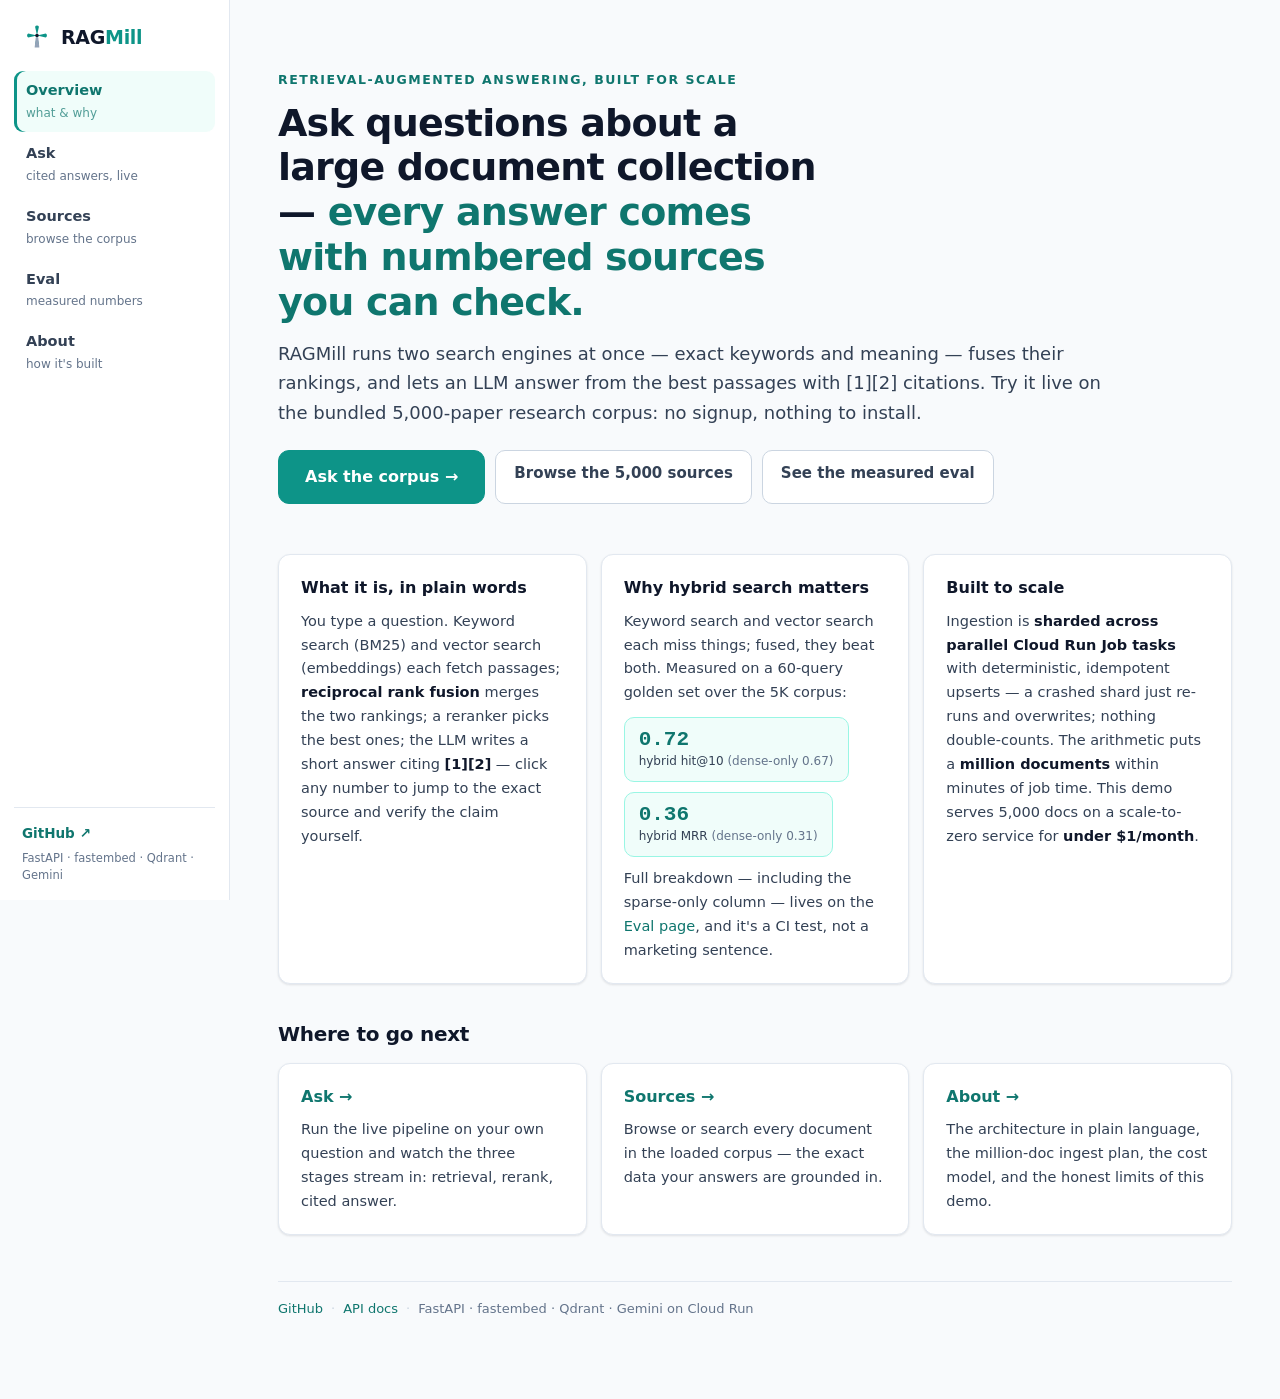
<file: static/index.html>
<!doctype html>
<html lang="en">
<head>
<meta charset="utf-8">
<meta name="viewport" content="width=device-width, initial-scale=1">
<title>RAGMill — answers with numbered sources</title>
<link rel="icon" href="data:image/svg+xml,%3Csvg xmlns='http://www.w3.org/2000/svg' viewBox='0 0 32 32'%3E%3Cg transform='translate(16 14)' fill='%230d9488'%3E%3Cpath d='M0 0 L-2.2 -10 A2.5 2.5 0 0 1 2.2 -10Z'/%3E%3Cpath d='M0 0 L-2.2 -10 A2.5 2.5 0 0 1 2.2 -10Z' transform='rotate(90)'/%3E%3Cpath d='M0 0 L-2.2 -10 A2.5 2.5 0 0 1 2.2 -10Z' transform='rotate(180)'/%3E%3Cpath d='M0 0 L-2.2 -10 A2.5 2.5 0 0 1 2.2 -10Z' transform='rotate(270)'/%3E%3C/g%3E%3Ccircle cx='16' cy='14' r='2.1' fill='%230f172a'/%3E%3Cpath d='M14.6 16.5 L13.4 27 L18.6 27 L17.4 16.5Z' fill='%2394a3b8'/%3E%3C/svg%3E">
<link rel="stylesheet" href="/static/assets/style.css">
</head>
<body>

<aside class="sidebar">
  <a class="brand" href="/" aria-label="RAGMill home">
    <svg class="mill" viewBox="0 0 36 36" width="30" height="30" aria-hidden="true">
      <g transform="translate(18 15)">
        <g class="blades">
          <path d="M0 0 L-2.3 -10.5 A2.6 2.6 0 0 1 2.3 -10.5 Z"/>
          <path d="M0 0 L-2.3 -10.5 A2.6 2.6 0 0 1 2.3 -10.5 Z" transform="rotate(90)"/>
          <path d="M0 0 L-2.3 -10.5 A2.6 2.6 0 0 1 2.3 -10.5 Z" transform="rotate(180)"/>
          <path d="M0 0 L-2.3 -10.5 A2.6 2.6 0 0 1 2.3 -10.5 Z" transform="rotate(270)"/>
        </g>
        <circle class="hub" r="2.2"/>
        <path class="tower" d="M-1.5 2.5 L-2.8 14.5 L2.8 14.5 L1.5 2.5 Z"/>
      </g>
    </svg>
    <span class="brand-name">RAG<b>Mill</b></span>
  </a>
  <nav class="nav" aria-label="Main">
    <a class="nav-link active" href="/"><span class="nl">Overview</span><span class="ns">what &amp; why</span></a>
    <a class="nav-link" href="/ask"><span class="nl">Ask</span><span class="ns">cited answers, live</span></a>
    <a class="nav-link" href="/sources"><span class="nl">Sources</span><span class="ns">browse the corpus</span></a>
    <a class="nav-link" href="/eval"><span class="nl">Eval</span><span class="ns">measured numbers</span></a>
    <a class="nav-link" href="/about"><span class="nl">About</span><span class="ns">how it's built</span></a>
  </nav>
  <div class="sidebar-foot">
    <a class="gh" href="https://github.com/gorredinesh21/ragmill" target="_blank" rel="noopener">GitHub ↗</a>
    <span class="stack">FastAPI · fastembed · Qdrant · Gemini</span>
  </div>
</aside>

<main class="content">

  <section class="hero">
    <p class="eyebrow">Retrieval-augmented answering, built for scale</p>
    <h1>Ask questions about a large document collection — <span class="accent">every answer comes with numbered sources you can check.</span></h1>
    <p class="lede">RAGMill runs two search engines at once — exact keywords and
      meaning — fuses their rankings, and lets an LLM answer from the best
      passages with [1][2] citations. Try it live on the bundled
      5,000-paper research corpus: no signup, nothing to install.</p>
    <div class="cta-row">
      <a class="btn primary big" href="/ask">Ask the corpus →</a>
      <a class="btn ghost" href="/sources">Browse the 5,000 sources</a>
      <a class="btn ghost" href="/eval">See the measured eval</a>
    </div>
  </section>

  <section class="grid3" style="margin-top:34px">
    <div class="card">
      <h3>What it is, in plain words</h3>
      <p>You type a question. Keyword search (BM25) and vector search
        (embeddings) each fetch passages; <b>reciprocal rank fusion</b> merges
        the two rankings; a reranker picks the best ones; the LLM writes a
        short answer citing <b>[1][2]</b> — click any number to jump to the
        exact source and verify the claim yourself.</p>
    </div>
    <div class="card">
      <h3>Why hybrid search matters</h3>
      <p>Keyword search and vector search each miss things; fused, they beat
        both. Measured on a 60-query golden set over the 5K corpus:</p>
      <div class="proof">
        <div class="pchip"><span class="pv">0.72</span>
          <span class="pl">hybrid hit@10 <em>(dense-only 0.67)</em></span></div>
        <div class="pchip"><span class="pv">0.36</span>
          <span class="pl">hybrid MRR <em>(dense-only 0.31)</em></span></div>
      </div>
      <p style="margin-top:10px">Full breakdown — including the sparse-only
        column — lives on the <a href="/eval">Eval page</a>, and it's a CI
        test, not a marketing sentence.</p>
    </div>
    <div class="card">
      <h3>Built to scale</h3>
      <p>Ingestion is <b>sharded across parallel Cloud Run Job tasks</b> with
        deterministic, idempotent upserts — a crashed shard just re-runs and
        overwrites; nothing double-counts. The arithmetic puts a
        <b>million documents</b> within minutes of job time. This demo serves
        5,000 docs on a scale-to-zero service for <b>under $1/month</b>.</p>
    </div>
  </section>

  <h2>Where to go next</h2>
  <section class="grid3">
    <a class="card" href="/ask" style="display:block">
      <h3>Ask →</h3>
      <p>Run the live pipeline on your own question and watch the three stages
        stream in: retrieval, rerank, cited answer.</p>
    </a>
    <a class="card" href="/sources" style="display:block">
      <h3>Sources →</h3>
      <p>Browse or search every document in the loaded corpus — the exact data
        your answers are grounded in.</p>
    </a>
    <a class="card" href="/about" style="display:block">
      <h3>About →</h3>
      <p>The architecture in plain language, the million-doc ingest plan, the
        cost model, and the honest limits of this demo.</p>
    </a>
  </section>

  <footer class="page-foot">
    <a href="https://github.com/gorredinesh21/ragmill">GitHub</a><span class="dot">·</span>
    <a href="/docs">API docs</a><span class="dot">·</span>
    <span>FastAPI · fastembed · Qdrant · Gemini on Cloud Run</span>
  </footer>
</main>

<script src="/static/assets/app.js"></script>
</body>
</html>
</file>
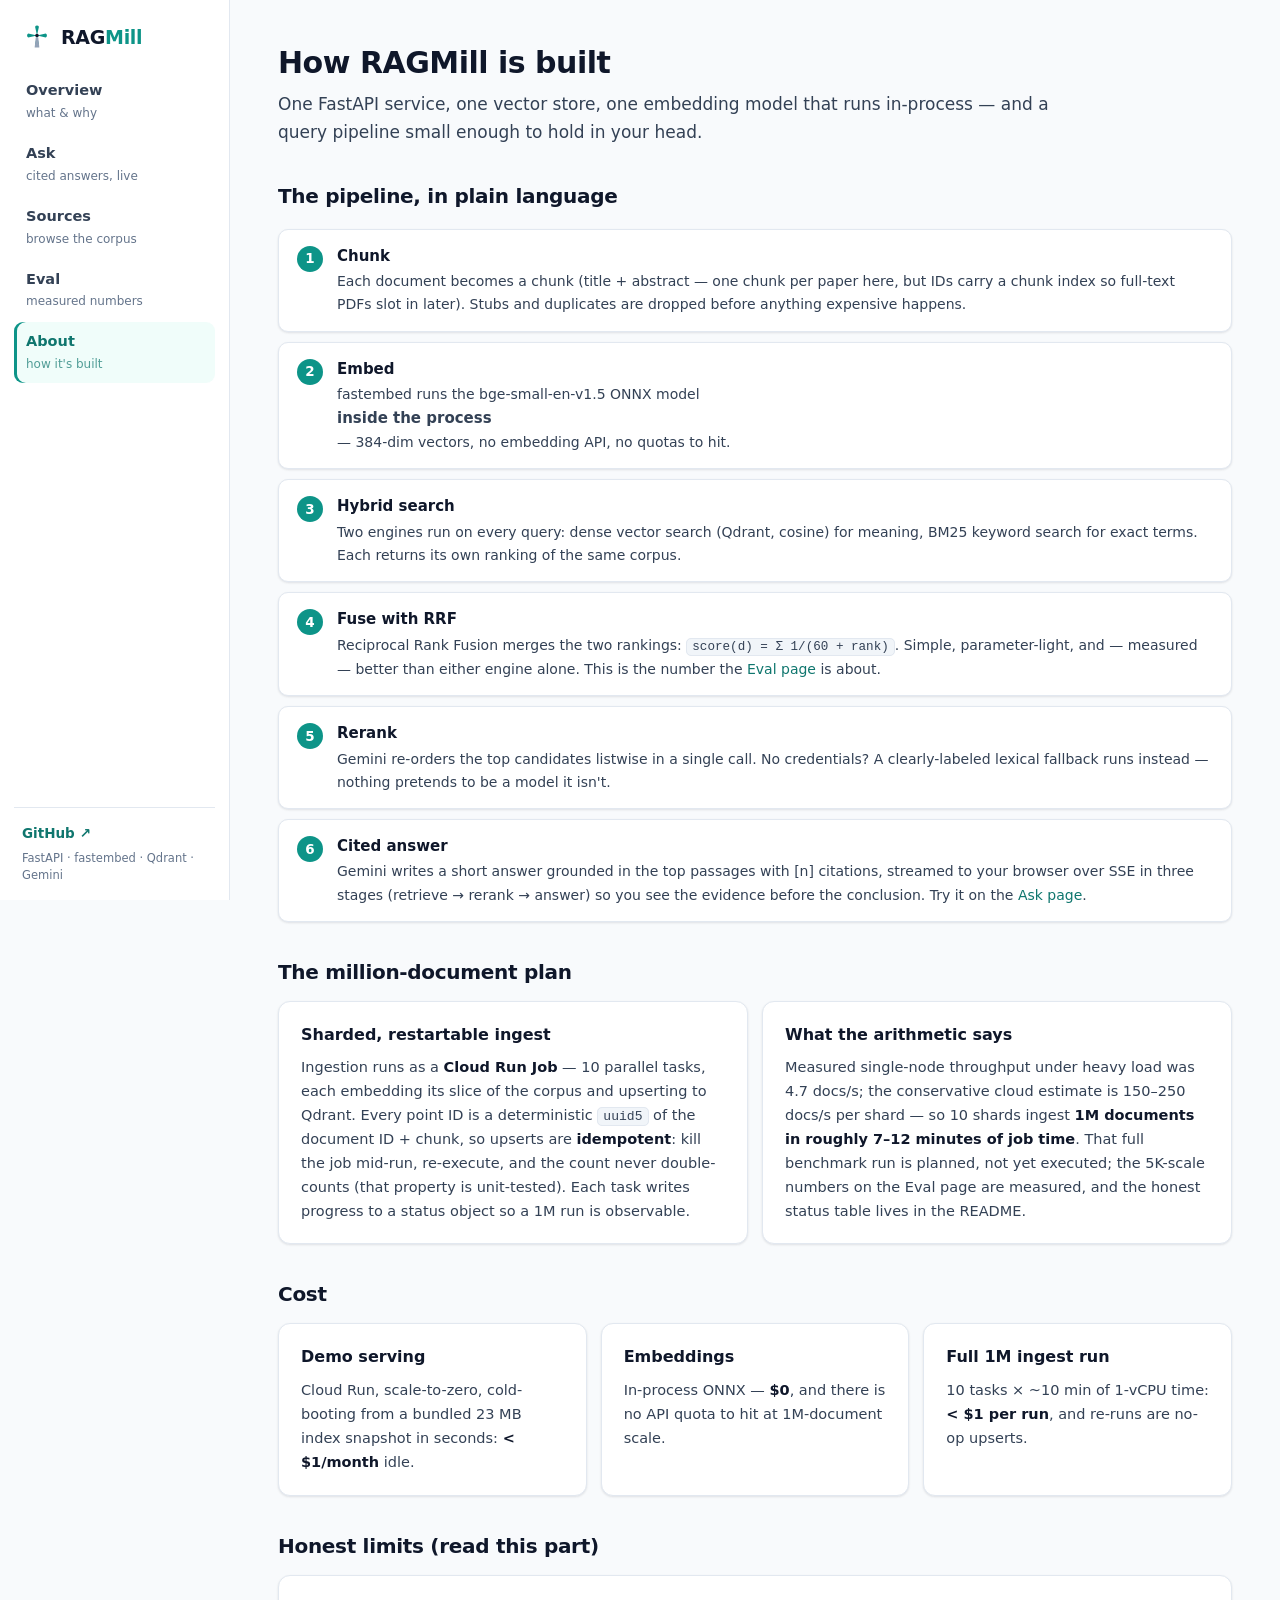
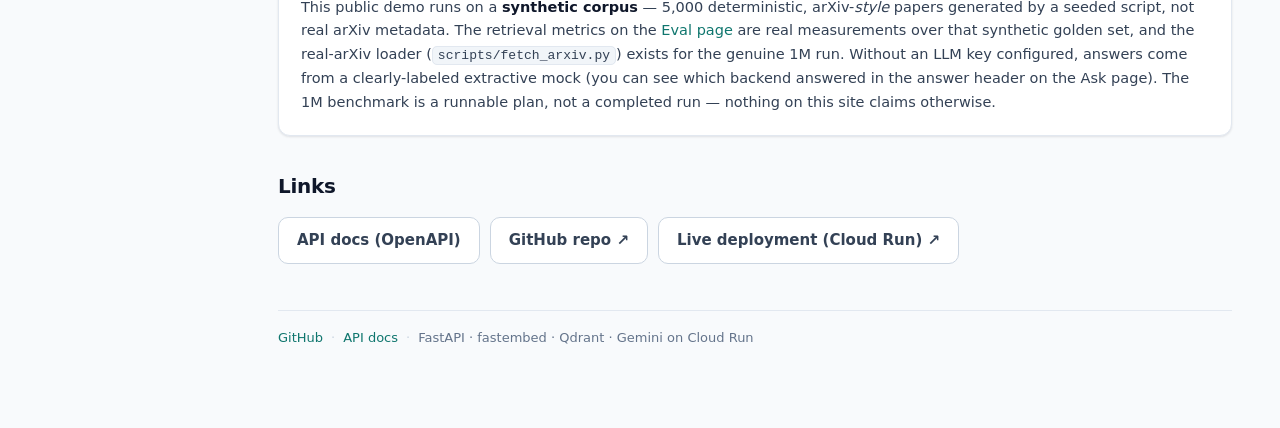
<file: static/about.html>
<!doctype html>
<html lang="en">
<head>
<meta charset="utf-8">
<meta name="viewport" content="width=device-width, initial-scale=1">
<title>About — RAGMill</title>
<link rel="icon" href="data:image/svg+xml,%3Csvg xmlns='http://www.w3.org/2000/svg' viewBox='0 0 32 32'%3E%3Cg transform='translate(16 14)' fill='%230d9488'%3E%3Cpath d='M0 0 L-2.2 -10 A2.5 2.5 0 0 1 2.2 -10Z'/%3E%3Cpath d='M0 0 L-2.2 -10 A2.5 2.5 0 0 1 2.2 -10Z' transform='rotate(90)'/%3E%3Cpath d='M0 0 L-2.2 -10 A2.5 2.5 0 0 1 2.2 -10Z' transform='rotate(180)'/%3E%3Cpath d='M0 0 L-2.2 -10 A2.5 2.5 0 0 1 2.2 -10Z' transform='rotate(270)'/%3E%3C/g%3E%3Ccircle cx='16' cy='14' r='2.1' fill='%230f172a'/%3E%3Cpath d='M14.6 16.5 L13.4 27 L18.6 27 L17.4 16.5Z' fill='%2394a3b8'/%3E%3C/svg%3E">
<link rel="stylesheet" href="/static/assets/style.css">
</head>
<body>

<aside class="sidebar">
  <a class="brand" href="/" aria-label="RAGMill home">
    <svg class="mill" viewBox="0 0 36 36" width="30" height="30" aria-hidden="true">
      <g transform="translate(18 15)">
        <g class="blades">
          <path d="M0 0 L-2.3 -10.5 A2.6 2.6 0 0 1 2.3 -10.5 Z"/>
          <path d="M0 0 L-2.3 -10.5 A2.6 2.6 0 0 1 2.3 -10.5 Z" transform="rotate(90)"/>
          <path d="M0 0 L-2.3 -10.5 A2.6 2.6 0 0 1 2.3 -10.5 Z" transform="rotate(180)"/>
          <path d="M0 0 L-2.3 -10.5 A2.6 2.6 0 0 1 2.3 -10.5 Z" transform="rotate(270)"/>
        </g>
        <circle class="hub" r="2.2"/>
        <path class="tower" d="M-1.5 2.5 L-2.8 14.5 L2.8 14.5 L1.5 2.5 Z"/>
      </g>
    </svg>
    <span class="brand-name">RAG<b>Mill</b></span>
  </a>
  <nav class="nav" aria-label="Main">
    <a class="nav-link" href="/"><span class="nl">Overview</span><span class="ns">what &amp; why</span></a>
    <a class="nav-link" href="/ask"><span class="nl">Ask</span><span class="ns">cited answers, live</span></a>
    <a class="nav-link" href="/sources"><span class="nl">Sources</span><span class="ns">browse the corpus</span></a>
    <a class="nav-link" href="/eval"><span class="nl">Eval</span><span class="ns">measured numbers</span></a>
    <a class="nav-link active" href="/about"><span class="nl">About</span><span class="ns">how it's built</span></a>
  </nav>
  <div class="sidebar-foot">
    <a class="gh" href="https://github.com/gorredinesh21/ragmill" target="_blank" rel="noopener">GitHub ↗</a>
    <span class="stack">FastAPI · fastembed · Qdrant · Gemini</span>
  </div>
</aside>

<main class="content">

  <div class="page-head">
    <h1>How RAGMill is built</h1>
    <p class="lede">One FastAPI service, one vector store, one embedding model
      that runs in-process — and a query pipeline small enough to hold in your
      head.</p>
  </div>

  <h2>The pipeline, in plain language</h2>
  <div class="flow">
    <div class="flow-step"><span class="n">1</span><div>
      <b>Chunk</b>
      <p>Each document becomes a chunk (title + abstract — one chunk per paper
        here, but IDs carry a chunk index so full-text PDFs slot in later).
        Stubs and duplicates are dropped before anything expensive happens.</p>
    </div></div>
    <div class="flow-step"><span class="n">2</span><div>
      <b>Embed</b>
      <p>fastembed runs the bge-small-en-v1.5 ONNX model <b>inside the
        process</b> — 384-dim vectors, no embedding API, no quotas to hit.</p>
    </div></div>
    <div class="flow-step"><span class="n">3</span><div>
      <b>Hybrid search</b>
      <p>Two engines run on every query: dense vector search (Qdrant, cosine)
        for meaning, BM25 keyword search for exact terms. Each returns its own
        ranking of the same corpus.</p>
    </div></div>
    <div class="flow-step"><span class="n">4</span><div>
      <b>Fuse with RRF</b>
      <p>Reciprocal Rank Fusion merges the two rankings:
        <code>score(d) = Σ 1/(60 + rank)</code>. Simple, parameter-light, and —
        measured — better than either engine alone. This is the number the
        <a href="/eval">Eval page</a> is about.</p>
    </div></div>
    <div class="flow-step"><span class="n">5</span><div>
      <b>Rerank</b>
      <p>Gemini re-orders the top candidates listwise in a single call.
        No credentials? A clearly-labeled lexical fallback runs instead —
        nothing pretends to be a model it isn't.</p>
    </div></div>
    <div class="flow-step"><span class="n">6</span><div>
      <b>Cited answer</b>
      <p>Gemini writes a short answer grounded in the top passages with
        [n] citations, streamed to your browser over SSE in three stages
        (retrieve → rerank → answer) so you see the evidence before the
        conclusion. Try it on the <a href="/ask">Ask page</a>.</p>
    </div></div>
  </div>

  <h2>The million-document plan</h2>
  <section class="grid2">
    <div class="card">
      <h3>Sharded, restartable ingest</h3>
      <p>Ingestion runs as a <b>Cloud Run Job</b> — 10 parallel tasks, each
        embedding its slice of the corpus and upserting to Qdrant. Every point
        ID is a deterministic <code>uuid5</code> of the document ID + chunk,
        so upserts are <b>idempotent</b>: kill the job mid-run, re-execute, and
        the count never double-counts (that property is unit-tested). Each
        task writes progress to a status object so a 1M run is observable.</p>
    </div>
    <div class="card">
      <h3>What the arithmetic says</h3>
      <p>Measured single-node throughput under heavy load was 4.7 docs/s; the
        conservative cloud estimate is 150–250 docs/s per shard — so 10 shards
        ingest <b>1M documents in roughly 7–12 minutes of job time</b>. That
        full benchmark run is planned, not yet executed; the 5K-scale numbers
        on the Eval page are measured, and the honest status table lives in
        the README.</p>
    </div>
  </section>

  <h2>Cost</h2>
  <section class="grid3">
    <div class="card">
      <h3>Demo serving</h3>
      <p>Cloud Run, scale-to-zero, cold-booting from a bundled 23&nbsp;MB index
        snapshot in seconds: <b>&lt; $1/month</b> idle.</p>
    </div>
    <div class="card">
      <h3>Embeddings</h3>
      <p>In-process ONNX — <b>$0</b>, and there is no API quota to hit at
        1M-document scale.</p>
    </div>
    <div class="card">
      <h3>Full 1M ingest run</h3>
      <p>10 tasks × ~10 min of 1-vCPU time: <b>&lt; $1 per run</b>, and
        re-runs are no-op upserts.</p>
    </div>
  </section>

  <h2>Honest limits (read this part)</h2>
  <div class="card">
    <p>This public demo runs on a <b>synthetic corpus</b> — 5,000
      deterministic, arXiv-<em>style</em> papers generated by a seeded script,
      not real arXiv metadata. The retrieval metrics on the <a href="/eval">Eval
      page</a> are real measurements over that synthetic golden set, and the
      real-arXiv loader (<code>scripts/fetch_arxiv.py</code>) exists for the
      genuine 1M run. Without an LLM key configured, answers come from a
      clearly-labeled extractive mock (you can see which backend answered in
      the answer header on the Ask page). The 1M benchmark is a runnable plan,
      not a completed run — nothing on this site claims otherwise.</p>
  </div>

  <h2>Links</h2>
  <div class="links">
    <a class="btn ghost" href="/docs">API docs (OpenAPI)</a>
    <a class="btn ghost" href="https://github.com/gorredinesh21/ragmill" target="_blank" rel="noopener">GitHub repo ↗</a>
    <a class="btn ghost" href="https://ragmill-yzzxrxetcq-uc.a.run.app" target="_blank" rel="noopener">Live deployment (Cloud Run) ↗</a>
  </div>

  <footer class="page-foot">
    <a href="https://github.com/gorredinesh21/ragmill">GitHub</a><span class="dot">·</span>
    <a href="/docs">API docs</a><span class="dot">·</span>
    <span>FastAPI · fastembed · Qdrant · Gemini on Cloud Run</span>
  </footer>
</main>

<script src="/static/assets/app.js"></script>
</body>
</html>
</file>
<file: static/assets/style.css>
/* RAGMill — shared product stylesheet (light theme, fixed sidebar, no build step) */

:root{
  --bg:#f8fafc; --panel:#ffffff; --line:#e2e8f0; --line-strong:#cbd5e1;
  --txt:#0f172a; --txt-2:#334155; --muted:#64748b;
  --accent:#0d9488; --accent-strong:#0f766e; --accent-soft:#f0fdfa;
  --accent-line:#99f6e4;
  --red:#dc2626; --red-soft:#fef2f2; --red-line:#fecaca; --red-txt:#7f1d1d;
  --amber:#b45309; --amber-soft:#fffbeb; --amber-line:#fde68a;
  --green:#047857; --green-soft:#ecfdf5; --green-line:#a7f3d0;
  --shadow:0 1px 2px rgba(15,23,42,.05), 0 1px 3px rgba(15,23,42,.06);
  --radius:12px;
  color-scheme:light;
}
*{box-sizing:border-box}
html{-webkit-text-size-adjust:100%}
body{margin:0;background:var(--bg);color:var(--txt);
     font:16px/1.65 ui-sans-serif,system-ui,-apple-system,"Segoe UI",Roboto,sans-serif}
a{color:var(--accent-strong);text-decoration:none}
a:hover{text-decoration:underline}
code{font-family:ui-monospace,SFMono-Regular,Menlo,Consolas,monospace;font-size:.9em;
     background:#f1f5f9;border:1px solid var(--line);border-radius:5px;padding:1px 5px}

/* ======================= sidebar ======================= */

.sidebar{position:fixed;top:0;bottom:0;left:0;width:230px;background:var(--panel);
         border-right:1px solid var(--line);display:flex;flex-direction:column;
         padding:20px 14px 16px;z-index:10}
.brand{display:flex;align-items:center;gap:9px;padding:2px 8px 18px;color:var(--txt)}
.brand:hover{text-decoration:none}
.brand-name{font-size:19px;font-weight:700;letter-spacing:-.3px}
.brand-name b{color:var(--accent)}
.mill .blades{fill:var(--accent);animation:mill-spin 18s linear infinite;
              transform-box:fill-box;transform-origin:center}
.mill .hub{fill:#0f172a}
.mill .tower{fill:#94a3b8}
@keyframes mill-spin{to{transform:rotate(360deg)}}
@media (prefers-reduced-motion:reduce){.mill .blades{animation:none}}

.nav{display:flex;flex-direction:column;gap:2px}
.nav-link{display:block;padding:8px 12px;border-radius:9px;color:var(--txt-2)}
.nav-link:hover{background:#f1f5f9;text-decoration:none}
.nav-link .nl{font-weight:600;font-size:14.5px;display:block}
.nav-link .ns{font-size:12px;color:var(--muted);display:block;margin-top:1px}
.nav-link.active{background:var(--accent-soft);color:var(--accent-strong);
                 box-shadow:inset 3px 0 0 var(--accent)}
.nav-link.active .ns{color:var(--accent-strong);opacity:.7}

.sidebar-foot{margin-top:auto;padding:14px 8px 0;border-top:1px solid var(--line);
              display:flex;flex-direction:column;gap:5px}
.sidebar-foot .gh{font-weight:600;font-size:13.5px}
.sidebar-foot .stack{font-size:11.5px;color:var(--muted);line-height:1.5}

/* ======================= content column ======================= */

.content{margin-left:230px;padding:44px 48px 80px;max-width:1080px}
.page-head{margin-bottom:26px}
.page-head h1{font-size:30px;letter-spacing:-.5px;margin:0 0 8px;line-height:1.25}
.lede{color:var(--txt-2);font-size:17px;max-width:72ch;margin:0 0 6px}
.muted{color:var(--muted)}
h2{font-size:20px;letter-spacing:-.3px;margin:34px 0 12px}
h3{font-size:16px;margin:0 0 8px}

.eyebrow{font-size:12.5px;font-weight:700;letter-spacing:.12em;text-transform:uppercase;
         color:var(--accent-strong);margin:0 0 10px}
.hero{padding:26px 0 6px}
.hero h1{font-size:38px;line-height:1.18;letter-spacing:-.8px;margin:0 0 14px;max-width:21ch}
.hero h1 .accent{color:var(--accent-strong)}
.hero .lede{font-size:18px;margin-bottom:22px}
.cta-row{display:flex;gap:10px;flex-wrap:wrap;margin:4px 0 10px}

/* cards + grids */
.card{background:var(--panel);border:1px solid var(--line);border-radius:var(--radius);
      padding:20px 22px;box-shadow:var(--shadow)}
.grid3{display:grid;grid-template-columns:repeat(3,1fr);gap:14px}
.grid2{display:grid;grid-template-columns:repeat(2,1fr);gap:14px}
.card p{margin:0;color:var(--txt-2);font-size:14.5px}
.card p + p{margin-top:8px}
.card b{color:var(--txt)}
@media (max-width:1080px){.grid3{grid-template-columns:1fr 1fr}}
@media (max-width:700px){.grid3,.grid2{grid-template-columns:1fr}}

/* buttons + chips */
.btn{display:inline-block;padding:10px 18px;border-radius:10px;border:1px solid;
     cursor:pointer;font-size:15px;font-weight:600;text-align:center;
     transition:background .12s,border-color .12s}
.btn:hover{text-decoration:none}
.btn.primary{background:var(--accent);border-color:var(--accent);color:#fff}
.btn.primary:hover{background:var(--accent-strong);border-color:var(--accent-strong)}
.btn.ghost{background:var(--panel);border-color:var(--line-strong);color:var(--txt-2)}
.btn.ghost:hover{border-color:var(--accent);color:var(--accent-strong)}
.btn.big{padding:13px 26px;font-size:16px;border-radius:11px}
.btn:disabled{opacity:.5;cursor:default;pointer-events:none}

.chips{margin-top:14px;display:flex;gap:8px;flex-wrap:wrap}
.chips .lbl{font-size:12.5px;color:var(--muted);align-self:center;margin-right:2px}
.chip{background:var(--panel);border:1px solid var(--line);color:var(--txt-2);
      border-radius:999px;padding:6px 13px;font-size:13.5px;cursor:pointer;font-weight:400}
.chip:hover{border-color:var(--accent);color:var(--accent-strong)}

input[type=text],input[type=search]{padding:12px 14px;border-radius:10px;
  border:1px solid var(--line-strong);background:var(--panel);color:var(--txt);
  font-size:16px;min-width:0}
input[type=text]:focus,input[type=search]:focus{outline:2px solid var(--accent);
  outline-offset:-1px;border-color:var(--accent)}

/* proof chips (measured numbers) */
.proof{display:flex;gap:10px;flex-wrap:wrap;margin-top:12px}
.pchip{display:flex;flex-direction:column;background:var(--accent-soft);
  border:1px solid var(--accent-line);border-radius:10px;padding:9px 14px;min-width:150px}
.pchip .pv{font-family:ui-monospace,SFMono-Regular,Menlo,monospace;font-size:21px;
  font-weight:700;color:var(--accent-strong);line-height:1.2}
.pchip .pl{font-size:12px;color:var(--txt-2)}
.pchip .pl em{color:var(--muted);font-style:normal}

/* corpus status pill */
.corpus-status{display:inline-flex;align-items:center;gap:8px;background:var(--panel);
  border:1px solid var(--line);border-radius:999px;padding:6px 14px;font-size:13.5px;
  color:var(--txt-2);margin:10px 0 0}
.corpus-status .dot{width:9px;height:9px;border-radius:50%;background:#94a3b8;flex:none}
.corpus-status .dot.on{background:var(--accent)}
.corpus-status .dot.wait{background:var(--amber)}

/* ======================= ask page (SSE demo) ======================= */

.demo{margin-bottom:22px}
.demo label{display:block;font-size:12.5px;color:var(--muted);text-transform:uppercase;
            letter-spacing:.06em;margin-bottom:8px;font-weight:600}
.qrow{display:flex;gap:10px;flex-wrap:wrap}
.qrow input[type=text]{flex:1 1 320px}
.btns{display:flex;gap:10px;margin-top:12px;flex-wrap:wrap}
#meta{color:var(--muted);font-family:ui-monospace,SFMono-Regular,Menlo,monospace;
      font-size:12.5px;margin-top:12px;min-height:18px;word-break:break-word}

.stage{background:var(--panel);border:1px solid var(--line);border-left-width:4px;
       border-radius:10px;padding:14px 18px;margin:14px 0;box-shadow:var(--shadow)}
.stage.retrieve{border-left-color:var(--accent)}
.stage.rerank{border-left-color:#d97706}
.stage.answer{border-left-color:var(--accent)}
.stage h3{margin:0 0 10px;font-size:12.5px;color:var(--muted);text-transform:uppercase;
          letter-spacing:.06em;font-weight:700}
.paper{padding:7px 0;border-bottom:1px solid var(--line);font-size:14px}
.paper:last-child{border-bottom:none}
.paper b{font-weight:600}
.paper .detail{color:var(--muted);font-size:13px;margin-top:2px}
.id{color:var(--accent-strong);font-family:ui-monospace,SFMono-Regular,Menlo,monospace;
    font-size:12.5px}
.score{color:var(--muted);font-family:ui-monospace,SFMono-Regular,Menlo,monospace;
       font-size:12px}
.answer{white-space:pre-wrap;font-size:15px}
.answer .citem{color:var(--accent-strong);font-weight:700;font-size:12px;
               vertical-align:super}
.sources{margin-top:14px;border-top:1px solid var(--line);padding-top:10px}
.sources h4{margin:0 0 6px;font-size:12px;color:var(--muted);text-transform:uppercase;
            letter-spacing:.06em}
.src{padding:5px 0;font-size:13.5px}
.src a{color:var(--accent-strong)}
.src a:hover{text-decoration:underline}
.src .n{display:inline-block;min-width:24px;color:var(--muted);
        font-family:ui-monospace,SFMono-Regular,Menlo,monospace}

/* error boxes */
.error-box{background:var(--red-soft);border:1px solid var(--red-line);
           border-radius:10px;padding:14px 18px;margin:14px 0;color:var(--red-txt)}
.error-box b{color:var(--red);text-transform:uppercase;font-size:12.5px;
             letter-spacing:.06em;display:block;margin-bottom:4px}

/* ======================= sources page ======================= */

.searchrow{display:flex;gap:10px;flex-wrap:wrap;margin:18px 0 10px}
.searchrow input[type=search]{flex:1 1 300px}
#srcMeta{margin:6px 0 16px;font-size:14px}
.doclist{display:flex;flex-direction:column;gap:10px}
.doc{background:var(--panel);border:1px solid var(--line);border-radius:10px;
     box-shadow:var(--shadow);overflow:hidden}
.doc summary{cursor:pointer;list-style:none;padding:14px 18px;display:flex;
             flex-direction:column;gap:3px}
.doc summary::-webkit-details-marker{display:none}
.doc summary:hover{background:#f8fafc}
.doc[open] summary{border-bottom:1px solid var(--line)}
.doc-title{font-weight:600;font-size:15px}
.doc-meta{font-family:ui-monospace,SFMono-Regular,Menlo,monospace;font-size:12px;
          color:var(--muted)}
.doc-snip{font-size:13.5px;color:var(--txt-2);margin-top:4px}
.doc-body{padding:14px 18px}
.doc-body p{margin:0 0 10px;font-size:14px;color:var(--txt-2)}
.doc-body a{font-size:13.5px;font-weight:600}
.pager{display:flex;align-items:center;justify-content:center;gap:16px;margin:24px 0 0}
#pageInfo{font-size:13.5px;color:var(--muted)}

/* ======================= eval page ======================= */

.mode-grid{display:grid;grid-template-columns:repeat(3,1fr);gap:14px;margin:16px 0}
@media (max-width:900px){.mode-grid{grid-template-columns:1fr}}
.mode-card{background:var(--panel);border:1px solid var(--line);border-radius:var(--radius);
           padding:18px 20px;box-shadow:var(--shadow)}
.mode-card.best{border-color:var(--accent);background:var(--accent-soft)}
.mode-card h3{display:flex;align-items:center;gap:8px}
.mode-card .sub{margin:2px 0 12px;font-size:13px;color:var(--muted)}
.mode-card .tag{font-size:10.5px;font-weight:700;letter-spacing:.06em;text-transform:uppercase;
                background:var(--accent);color:#fff;border-radius:999px;padding:2px 9px}
.metrics{display:flex;gap:8px}
.metric{flex:1;background:var(--panel);border:1px solid var(--line);border-radius:9px;
        padding:8px 10px;text-align:center}
.mode-card.best .metric{border-color:var(--accent-line)}
.metric .mv{display:block;font-family:ui-monospace,SFMono-Regular,Menlo,monospace;
            font-size:18px;font-weight:700;color:var(--accent-strong)}
.metric .ml{font-size:11px;color:var(--muted)}
.legend{font-size:14px;color:var(--txt-2);max-width:78ch;margin:6px 0 0}
.legend b{color:var(--txt)}

.eval-table{border-collapse:collapse;width:100%;background:var(--panel);
            border:1px solid var(--line);border-radius:10px;overflow:hidden;
            font-size:14.5px;margin-top:12px}
.eval-table th,.eval-table td{padding:9px 14px;border-bottom:1px solid var(--line);
                              text-align:left}
.eval-table thead th{background:#f1f5f9;font-size:12px;text-transform:uppercase;
                     letter-spacing:.05em;color:var(--muted)}
.eval-table tbody th{font-weight:600}
.eval-table td{font-family:ui-monospace,SFMono-Regular,Menlo,monospace}
.eval-table tr:last-child th,.eval-table tr:last-child td{border-bottom:none}
.live-tag{font-size:13.5px;font-weight:600;color:var(--accent-strong);margin:14px 0 0}

/* ======================= about page ======================= */

.flow{display:flex;flex-direction:column;gap:10px;margin:16px 0}
.flow-step{display:flex;gap:14px;background:var(--panel);border:1px solid var(--line);
           border-radius:10px;padding:14px 18px;box-shadow:var(--shadow)}
.flow-step .n{flex:none;width:26px;height:26px;border-radius:50%;background:var(--accent);
              color:#fff;font-weight:700;font-size:13.5px;display:flex;align-items:center;
              justify-content:center;margin-top:2px}
.flow-step b{display:block;font-size:15px}
.flow-step p{margin:2px 0 0;font-size:14px;color:var(--txt-2)}
.links{display:flex;gap:10px;flex-wrap:wrap;margin-top:14px}

/* ======================= page footer ======================= */

.page-foot{border-top:1px solid var(--line);margin-top:46px;padding-top:16px;
           color:var(--muted);font-size:13px;display:flex;gap:8px;flex-wrap:wrap;
           align-items:center}
.page-foot .dot{color:var(--line-strong)}

/* ======================= responsive: sidebar -> top bar ======================= */

@media (max-width:800px){
  .sidebar{position:sticky;top:0;bottom:auto;width:auto;height:auto;
           flex-direction:row;align-items:center;gap:12px;padding:10px 14px;
           border-right:none;border-bottom:1px solid var(--line)}
  .brand{padding:0}
  .nav{flex-direction:row;overflow-x:auto;flex:1;gap:4px;scrollbar-width:thin}
  .nav-link{white-space:nowrap;padding:6px 10px}
  .nav-link .ns{display:none}
  .nav-link.active{box-shadow:inset 0 -2px 0 var(--accent)}
  .sidebar-foot{margin:0;padding:0;border:none}
  .sidebar-foot .stack{display:none}
  .sidebar-foot .gh{font-size:13px}
  .content{margin-left:0;padding:26px 18px 60px}
  .hero h1{font-size:29px}
  .hero .lede{font-size:16px}
  .qrow{flex-direction:column}
  .btns .btn{flex:1}
}
</file>
